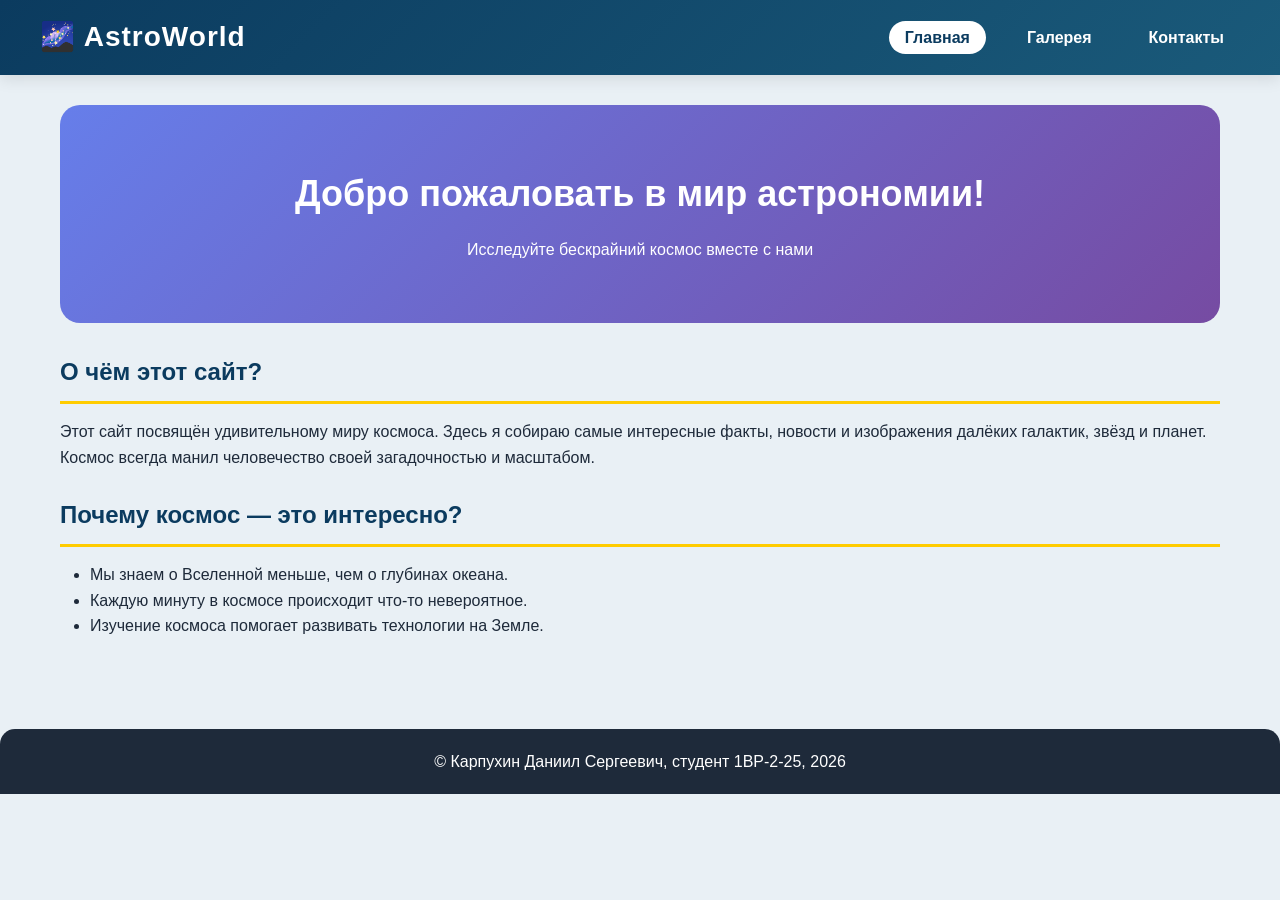
<file: index.html>
<!DOCTYPE html>
<html lang="ru">
<head>
    <meta charset="UTF-8">
    <meta name="viewport" content="width=device-width, initial-scale=1.0">
    <title>Мир астрономии - Главная</title>
    <link rel="stylesheet" href="style.css">
</head>
<body>
    <!-- ШАПКА С FLEXBOX НАВИГАЦИЕЙ -->
    <header class="site-header">
        <div class="header-container">
            <div class="logo">
                <a href="index.html">🌌 AstroWorld</a>
            </div>
            <nav class="main-nav">
                <ul class="nav-list">
                    <li><a href="index.html" class="active">Главная</a></li>
                    <li><a href="gallery.html">Галерея</a></li>
                    <li><a href="contacts.html">Контакты</a></li>
                </ul>
            </nav>
        </div>
    </header>

    <main class="main-content">
        <section class="hero">
            <h1>Добро пожаловать в мир астрономии!</h1>
            <p>Исследуйте бескрайний космос вместе с нами</p>
        </section>

        <section class="about-section">
            <h2>О чём этот сайт?</h2>
            <p>Этот сайт посвящён удивительному миру космоса. Здесь я собираю самые интересные факты, новости и изображения далёких галактик, звёзд и планет.</p>
            <p>Космос всегда манил человечество своей загадочностью и масштабом.</p>

            <h2>Почему космос — это интересно?</h2>
            <ul class="facts-list">
                <li>Мы знаем о Вселенной меньше, чем о глубинах океана.</li>
                <li>Каждую минуту в космосе происходит что-то невероятное.</li>
                <li>Изучение космоса помогает развивать технологии на Земле.</li>
            </ul>
        </section>
    </main>

    <footer class="site-footer">
        <p>© Карпухин Даниил Сергеевич, студент 1ВР-2-25, 2026</p>
    </footer>
</body>
</html>
</file>
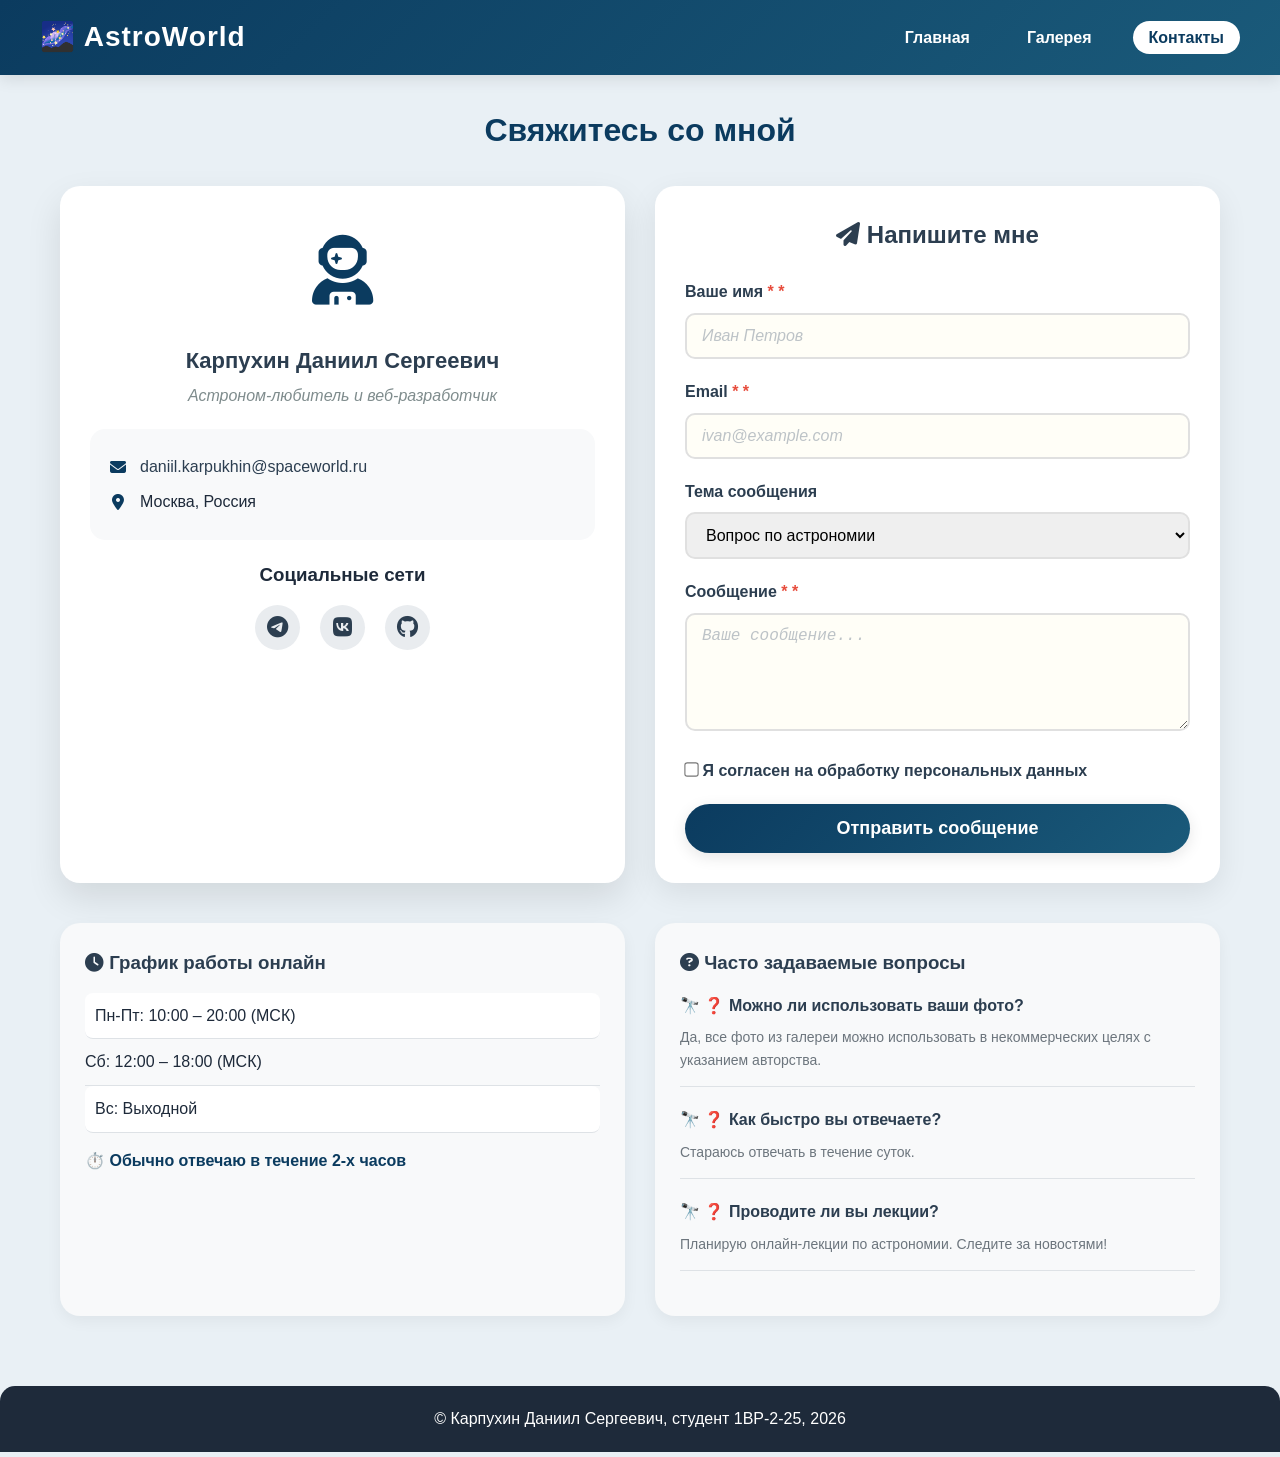
<file: contacts.html>
<!DOCTYPE html>
<html lang="ru">
<head>
    <meta charset="UTF-8">
    <meta name="viewport" content="width=device-width, initial-scale=1.0">
    <title>Контакты - Мир астрономии</title>
    <link rel="stylesheet" href="style.css">
    <link rel="stylesheet" href="https://cdnjs.cloudflare.com/ajax/libs/font-awesome/6.4.0/css/all.min.css">
</head>
<body>
    <header class="site-header">
        <div class="header-container">
            <div class="logo">
                <a href="index.html">🌌 AstroWorld</a>
            </div>
            <nav class="main-nav">
                <ul class="nav-list">
                    <li><a href="index.html">Главная</a></li>
                    <li><a href="gallery.html">Галерея</a></li>
                    <li><a href="contacts.html" class="active">Контакты</a></li>
                </ul>
            </nav>
        </div>
    </header>

    <main class="contacts-main">
        <h1 class="page-title">Свяжитесь со мной</h1>

        <!-- FLEXBOX контейнер для карточки и формы -->
        <div class="contacts-flex">
            
            <!-- ИНФОРМАЦИОННАЯ КАРТОЧКА -->
            <div class="info-card">
                <div class="card-avatar">
                    <i class="fas fa-user-astronaut"></i>
                </div>
                <h2>Карпухин Даниил Сергеевич</h2>
                <p class="specialization">Астроном-любитель и веб-разработчик</p>
                
                <div class="contact-details">
                    <div class="detail-item">
                        <i class="fas fa-envelope"></i>
                        <a href="mailto:daniil.karpukhin@spaceworld.ru">daniil.karpukhin@spaceworld.ru</a>
                    </div>
                    <div class="detail-item">
                        <i class="fas fa-map-marker-alt"></i>
                        <span>Москва, Россия</span>
                    </div>
                </div>

                <div class="social-links">
                    <h3>Социальные сети</h3>
                    <div class="social-icons">
                        <a href="#" class="social-icon"><i class="fab fa-telegram"></i></a>
                        <a href="#" class="social-icon"><i class="fab fa-vk"></i></a>
                        <a href="#" class="social-icon"><i class="fab fa-github"></i></a>
                    </div>
                </div>
            </div>

            <!-- ФОРМА ОБРАТНОЙ СВЯЗИ -->
            <div class="feedback-form">
                <h2><i class="fas fa-paper-plane"></i> Напишите мне</h2>
                <form action="#" method="post" id="contactForm">
                    <div class="form-group">
                        <label for="name">Ваше имя <span class="required-star">*</span></label>
                        <input type="text" id="name" name="name" required placeholder="Иван Петров">
                    </div>

                    <div class="form-group">
                        <label for="email">Email <span class="required-star">*</span></label>
                        <input type="email" id="email" name="email" required placeholder="ivan@example.com">
                    </div>

                    <div class="form-group">
                        <label for="topic">Тема сообщения</label>
                        <select id="topic" name="topic">
                            <option value="question">Вопрос по астрономии</option>
                            <option value="cooperation">Сотрудничество</option>
                            <option value="other">Другое</option>
                        </select>
                    </div>

                    <div class="form-group">
                        <label for="message">Сообщение <span class="required-star">*</span></label>
                        <textarea id="message" name="message" rows="5" required placeholder="Ваше сообщение..."></textarea>
                    </div>

                    <div class="form-group checkbox-group">
                        <label class="checkbox-label">
                            <input type="checkbox" id="consent" required>
                            Я согласен на обработку персональных данных
                        </label>
                    </div>

                    <button type="submit" class="submit-btn">Отправить сообщение</button>
                </form>
                <div id="form-success" class="hidden">✅ Спасибо! Ваше сообщение отправлено.</div>
            </div>
        </div>

        <!-- ДОПОЛНИТЕЛЬНЫЙ БЛОК -->
        <div class="extra-flex">
            <div class="schedule">
                <h3><i class="fas fa-clock"></i> График работы онлайн</h3>
                <ul class="schedule-list">
                    <li>Пн-Пт: 10:00 – 20:00 (МСК)</li>
                    <li>Сб: 12:00 – 18:00 (МСК)</li>
                    <li>Вс: Выходной</li>
                </ul>
                <p class="response-time">⏱️ Обычно отвечаю в течение 2-х часов</p>
            </div>

            <div class="faq">
                <h3><i class="fas fa-question-circle"></i> Часто задаваемые вопросы</h3>
                <div class="faq-item">
                    <div class="faq-question">❓ Можно ли использовать ваши фото?</div>
                    <div class="faq-answer">Да, все фото из галереи можно использовать в некоммерческих целях с указанием авторства.</div>
                </div>
                <div class="faq-item">
                    <div class="faq-question">❓ Как быстро вы отвечаете?</div>
                    <div class="faq-answer">Стараюсь отвечать в течение суток.</div>
                </div>
                <div class="faq-item">
                    <div class="faq-question">❓ Проводите ли вы лекции?</div>
                    <div class="faq-answer">Планирую онлайн-лекции по астрономии. Следите за новостями!</div>
                </div>
            </div>
        </div>
    </main>

    <footer class="site-footer">
        <p>© Карпухин Даниил Сергеевич, студент 1ВР-2-25, 2026</p>
    </footer>

    <script src="script.js"></script>
</body>
</html>
</file>
<file: style.css>
/* ========== БАЗОВЫЙ СБРОС И ОБЩИЕ СТИЛИ ========== */
* {
    margin: 0;
    padding: 0;
    box-sizing: border-box;
}

body {
    font-family: 'Segoe UI', Tahoma, Geneva, Verdana, sans-serif;
    background-color: #e9f0f5;
    color: #1e2a3a;
    line-height: 1.6;
}

/* ========== FLEXBOX ДЛЯ ШАПКИ ========== */
.site-header {
    background: linear-gradient(135deg, #0b3b5f 0%, #1a5a7a 100%);
    padding: 15px 20px;
    box-shadow: 0 4px 15px rgba(0, 0, 0, 0.1);
}

.header-container {
    max-width: 1200px;
    margin: 0 auto;
    display: flex;
    justify-content: space-between;
    align-items: center;
    flex-wrap: wrap;
}

.logo a {
    color: white;
    text-decoration: none;
    font-size: 28px;
    font-weight: bold;
    letter-spacing: 1px;
    transition: opacity 0.3s;
}

.logo a:hover {
    opacity: 0.9;
}

/* FLEXBOX НАВИГАЦИЯ */
.nav-list {
    display: flex;
    list-style: none;
    gap: 25px;
}

.nav-list li a {
    color: white;
    text-decoration: none;
    font-weight: 600;
    padding: 8px 16px;
    border-radius: 25px;
    transition: all 0.3s ease;
}

.nav-list li a:hover {
    background-color: rgba(255, 255, 255, 0.2);
    transform: translateY(-2px);
}

.nav-list li a.active {
    background-color: white;
    color: #0b3b5f;
}

/* АДАПТИВНОСТЬ НАВИГАЦИИ */
@media (max-width: 600px) {
    .header-container {
        flex-direction: column;
        gap: 15px;
        text-align: center;
    }
    
    .nav-list {
        flex-direction: column;
        gap: 10px;
        width: 100%;
    }
    
    .nav-list li a {
        display: block;
        text-align: center;
    }
}

/* ========== ОСНОВНОЕ СОДЕРЖИМОЕ ========== */
.main-content, .gallery-container, .contacts-main {
    max-width: 1200px;
    margin: 0 auto;
    padding: 30px 20px;
}

.page-title {
    text-align: center;
    color: #0b3b5f;
    margin-bottom: 30px;
    font-size: 32px;
}

.hero {
    background: linear-gradient(135deg, #667eea 0%, #764ba2 100%);
    color: white;
    padding: 60px 30px;
    text-align: center;
    border-radius: 20px;
    margin-bottom: 30px;
}

.hero h1 {
    font-size: 36px;
    margin-bottom: 15px;
}

.about-section h2 {
    color: #0b3b5f;
    margin: 25px 0 15px 0;
    padding-bottom: 10px;
    border-bottom: 3px solid #ffcc00;
}

.facts-list {
    margin-left: 30px;
    margin-bottom: 20px;
}

/* ========== УПРАВЛЕНИЕ ГАЛЕРЕЕЙ ========== */
.gallery-controls {
    background: white;
    padding: 20px;
    border-radius: 15px;
    margin-bottom: 30px;
    display: flex;
    justify-content: space-between;
    align-items: center;
    flex-wrap: wrap;
    gap: 15px;
    box-shadow: 0 2px 10px rgba(0,0,0,0.05);
}

.stats {
    display: flex;
    gap: 25px;
}

.stats span {
    font-size: 16px;
    font-weight: bold;
    color: #0b3b5f;
}

.filter-buttons {
    display: flex;
    gap: 10px;
    flex-wrap: wrap;
}

.filter-btn {
    background: #e9ecef;
    border: none;
    padding: 8px 20px;
    border-radius: 25px;
    cursor: pointer;
    transition: all 0.3s;
    font-weight: bold;
}

.filter-btn:hover {
    background: #0b3b5f;
    color: white;
}

.filter-btn.active {
    background: #0b3b5f;
    color: white;
}

/* ========== CSS GRID ГАЛЕРЕЯ ========== */
.gallery-grid {
    display: grid;
    grid-template-columns: repeat(auto-fill, minmax(300px, 1fr));
    gap: 30px;
}

.image-card {
    background: white;
    border-radius: 15px;
    overflow: hidden;
    box-shadow: 0 5px 15px rgba(0, 0, 0, 0.1);
    transition: transform 0.3s ease;
}

.image-card:hover {
    transform: translateY(-5px);
}

.card-image {
    position: relative;
    height: 200px;
    overflow: hidden;
}

.card-image img {
    width: 100%;
    height: 100%;
    object-fit: cover;
    transition: transform 0.3s;
}

.image-card:hover .card-image img {
    transform: scale(1.05);
}

.image-overlay {
    position: absolute;
    top: 10px;
    right: 10px;
    opacity: 0;
    transition: opacity 0.3s;
}

.image-card:hover .image-overlay {
    opacity: 1;
}

.like-btn {
    background: rgba(255, 255, 255, 0.9);
    border: none;
    width: 40px;
    height: 40px;
    border-radius: 50%;
    cursor: pointer;
    font-size: 16px;
    transition: all 0.3s;
}

.like-btn:hover {
    background: #ff6b8b;
    color: white;
}

.like-btn.liked {
    background: #ff6b8b;
    color: white;
}

.card-content {
    padding: 20px;
}

.card-content h3 {
    margin-bottom: 10px;
    color: #0b3b5f;
}

.card-content p {
    color: #555;
    font-size: 14px;
}

/* ========== СТРАНИЦА КОНТАКТОВ (FLEXBOX) ========== */
.contacts-flex {
    display: flex;
    gap: 30px;
    margin-bottom: 40px;
    flex-wrap: wrap;
}

.info-card, .feedback-form {
    flex: 1;
    min-width: 280px;
}

.info-card {
    background: white;
    border-radius: 20px;
    padding: 30px;
    text-align: center;
    box-shadow: 0 15px 35px rgba(0, 0, 0, 0.1);
    transition: transform 0.3s ease;
    overflow: hidden;
}

.info-card:hover {
    transform: translateY(-5px);
}

.card-avatar {
    font-size: 70px;
    color: #0b3b5f;
    margin-bottom: 15px;
}

.info-card h2 {
    color: #2c3e50;
    margin-bottom: 5px;
    font-size: 22px;
}

.specialization {
    color: #7f8c8d;
    margin-bottom: 20px;
    font-style: italic;
}

.contact-details {
    margin: 20px 0;
    background: #f8f9fa;
    border-radius: 15px;
    padding: 15px;
}

.detail-item {
    margin: 10px 0;
    display: flex;
    align-items: center;
    gap: 10px;
}

.detail-item i {
    width: 25px;
    color: #0b3b5f;
}

.detail-item a {
    color: #2c3e50;
    text-decoration: none;
}

.detail-item a:hover {
    color: #0b3b5f;
}

.social-icons {
    display: flex;
    justify-content: center;
    gap: 20px;
    margin-top: 15px;
}

.social-icon {
    display: flex;
    align-items: center;
    justify-content: center;
    width: 45px;
    height: 45px;
    background: #e9ecef;
    border-radius: 50%;
    color: #2c3e50;
    font-size: 22px;
    transition: all 0.3s;
    text-decoration: none;
}

.social-icon:hover {
    background: #0b3b5f;
    color: white;
    transform: scale(1.1);
}

/* ФОРМА */
.feedback-form {
    background: white;
    border-radius: 20px;
    padding: 30px;
    box-shadow: 0 10px 30px rgba(0, 0, 0, 0.08);
}

.feedback-form h2 {
    text-align: center;
    margin-bottom: 25px;
    color: #2c3e50;
}

.form-group {
    margin-bottom: 20px;
}

.form-group label {
    display: block;
    margin-bottom: 8px;
    font-weight: 600;
    color: #2c3e50;
}

.required-star {
    color: #e74c3c;
}

/* ПСЕВДОЭЛЕМЕНТЫ */
.form-group label[for="name"]::after,
.form-group label[for="email"]::after,
.form-group label[for="message"]::after {
    content: " *";
    color: #e74c3c;
}

input::placeholder, textarea::placeholder {
    color: #bdc3c7;
    font-style: italic;
}

input:focus::placeholder, textarea:focus::placeholder {
    color: transparent;
}

input, select, textarea {
    width: 100%;
    padding: 12px 15px;
    border: 2px solid #e0e0e0;
    border-radius: 10px;
    font-size: 16px;
    transition: all 0.3s;
}

input:focus, select:focus, textarea:focus {
    outline: none;
    border-color: #0b3b5f;
    box-shadow: 0 0 0 3px rgba(11, 59, 95, 0.1);
}

input:required, textarea:required {
    background-color: #fffef7;
}

input:valid:not(:placeholder-shown) {
    border-color: #27ae60;
}

input:invalid:not(:placeholder-shown) {
    border-color: #e74c3c;
}

::selection {
    background-color: #0b3b5f;
    color: white;
}

.checkbox-group {
    margin: 20px 0;
}

.checkbox-label {
    display: flex;
    align-items: center;
    gap: 10px;
    cursor: pointer;
}

.checkbox-label input[type="checkbox"] {
    width: auto;
    transform: scale(1.1);
}

.checkbox-label input[type="checkbox"]:checked {
    accent-color: #0b3b5f;
}

.submit-btn {
    background: linear-gradient(135deg, #0b3b5f, #1a5a7a);
    color: white;
    border: none;
    padding: 14px 30px;
    font-size: 18px;
    font-weight: bold;
    border-radius: 50px;
    cursor: pointer;
    width: 100%;
    transition: all 0.3s;
    box-shadow: 0 4px 15px rgba(0, 0, 0, 0.1);
}

.submit-btn:hover {
    transform: translateY(-2px);
    box-shadow: 0 6px 20px rgba(0, 0, 0, 0.15);
    background: linear-gradient(135deg, #1a5a7a, #0b3b5f);
}

.submit-btn:active {
    transform: translateY(1px);
}

#form-success {
    margin-top: 20px;
    padding: 15px;
    background: #d4edda;
    color: #155724;
    border-radius: 10px;
    text-align: center;
    display: none;
}

.hidden {
    display: none;
}

/* ДОПОЛНИТЕЛЬНЫЙ БЛОК */
.extra-flex {
    display: flex;
    gap: 30px;
    margin-top: 20px;
    flex-wrap: wrap;
}

.schedule, .faq {
    flex: 1;
    min-width: 250px;
    background: #f8f9fa;
    border-radius: 20px;
    padding: 25px;
    box-shadow: 0 5px 15px rgba(0, 0, 0, 0.05);
}

.schedule h3, .faq h3 {
    margin-bottom: 15px;
    color: #2c3e50;
}

.schedule-list {
    list-style: none;
    padding: 0;
}

.schedule-list li {
    padding: 10px 0;
    border-bottom: 1px solid #dee2e6;
}

/* ПСЕВДОКЛАСС :nth-child */
.schedule-list li:nth-child(odd) {
    background-color: #ffffff;
    padding-left: 10px;
    border-radius: 8px;
}

.response-time {
    margin-top: 15px;
    font-weight: bold;
    color: #0b3b5f;
}

.faq-item {
    margin-bottom: 20px;
    padding-bottom: 15px;
    border-bottom: 1px solid #dee2e6;
}

.faq-question {
    font-weight: bold;
    color: #2c3e50;
    margin-bottom: 8px;
}

.faq-question::before {
    content: "🔭 ";
}

.faq-answer {
    color: #6c757d;
    font-size: 14px;
}

/* ПОДВАЛ */
.site-footer {
    background: #1e2a3a;
    color: white;
    text-align: center;
    padding: 20px;
    margin-top: 40px;
    border-radius: 15px 15px 0 0;
}

/* АДАПТИВНОСТЬ */
@media (max-width: 768px) {
    .contacts-flex, .extra-flex {
        flex-direction: column;
    }
    
    .hero h1 {
        font-size: 28px;
    }
    
    .gallery-grid {
        grid-template-columns: 1fr;
    }
    
    .gallery-controls {
        flex-direction: column;
        text-align: center;
    }
}

@media (max-width: 480px) {
    .info-card, .feedback-form {
        padding: 20px;
    }
    
    .submit-btn {
        font-size: 16px;
    }
    
    .social-icon {
        width: 40px;
        height: 40px;
        font-size: 18px;
    }
}
</file>
